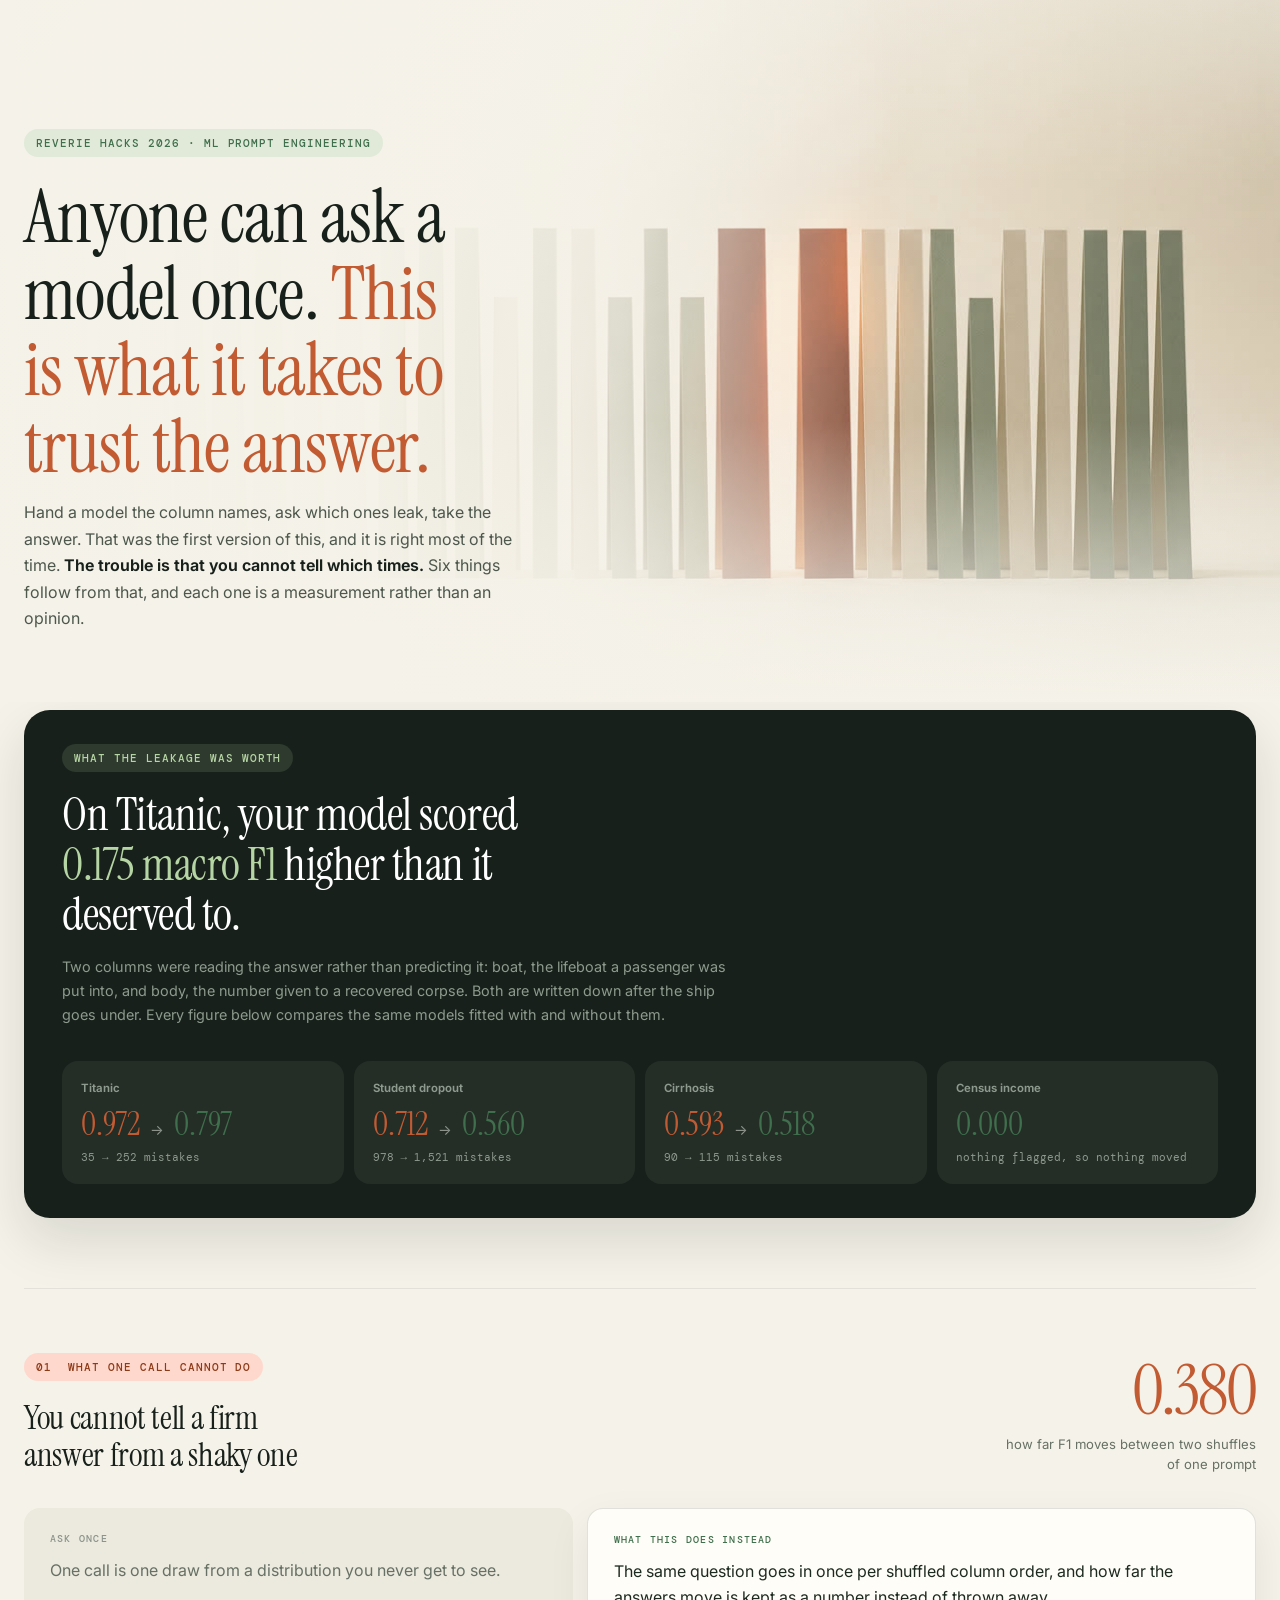
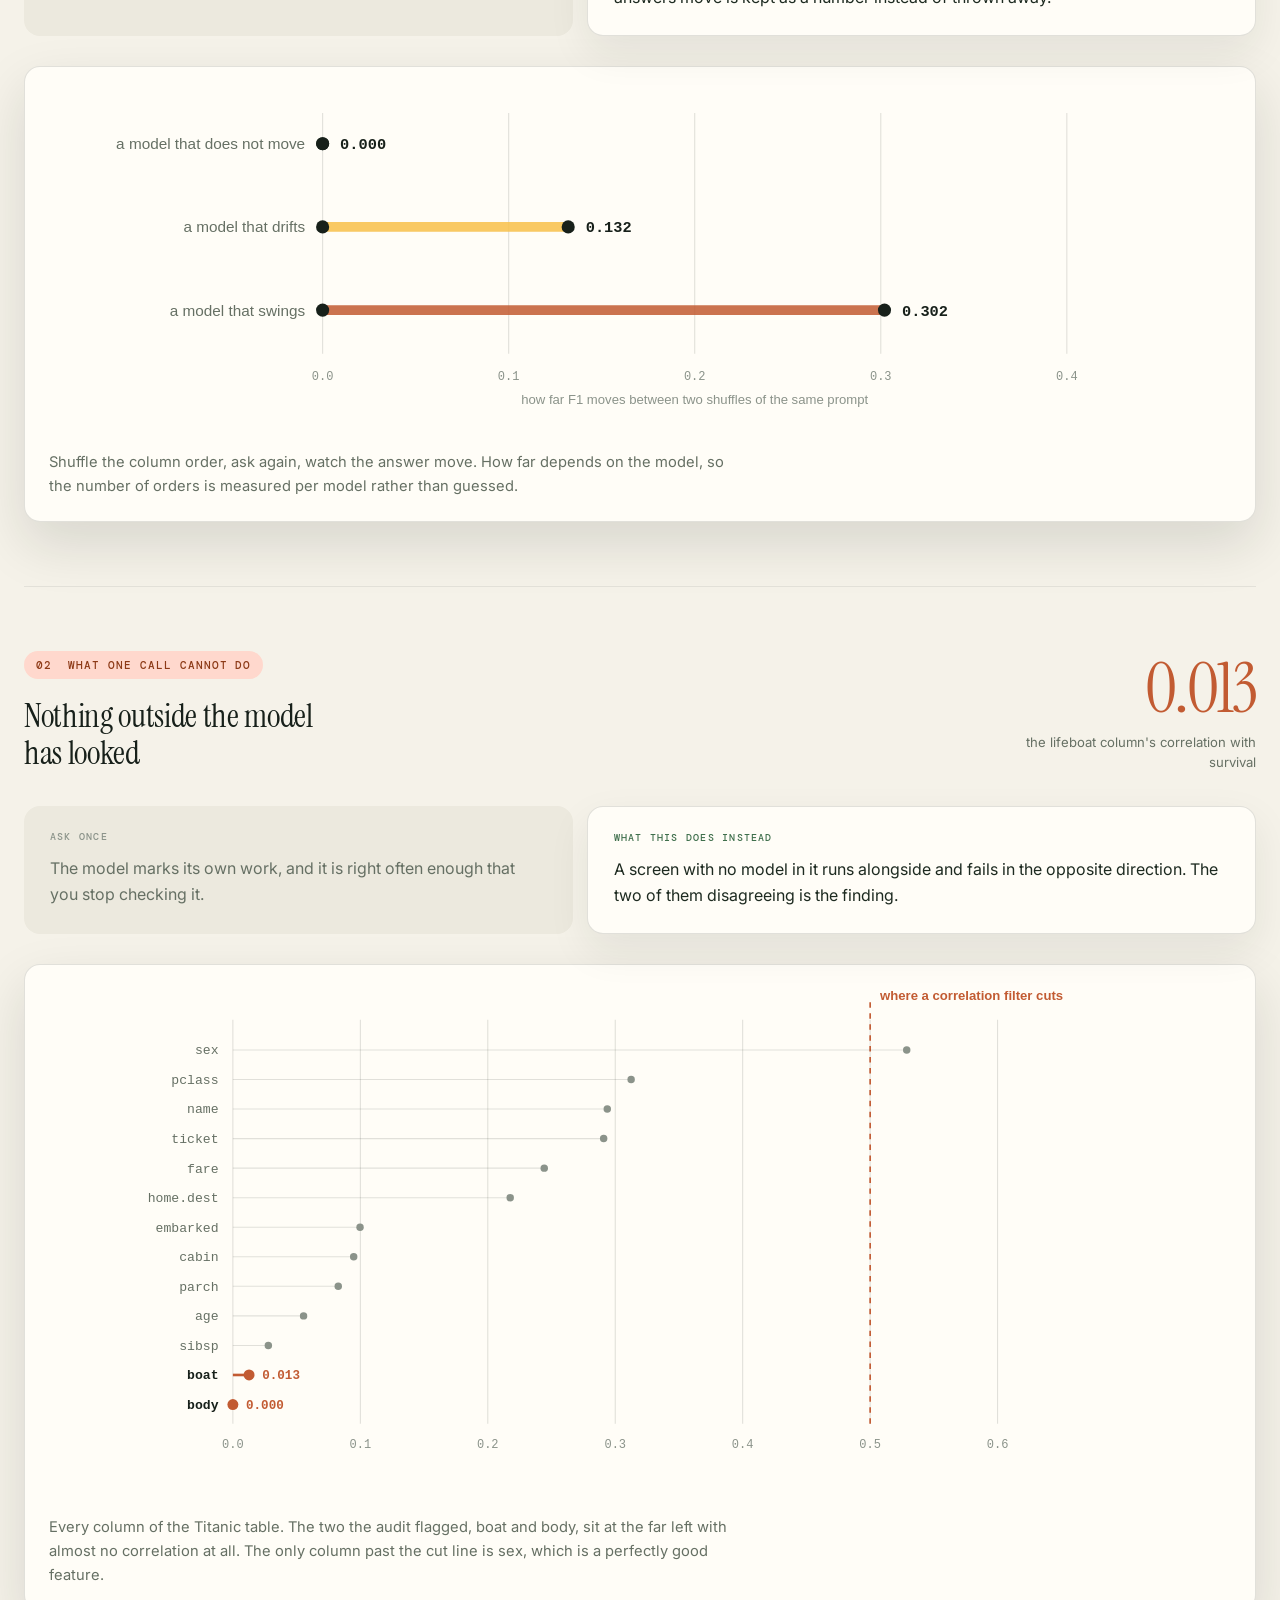
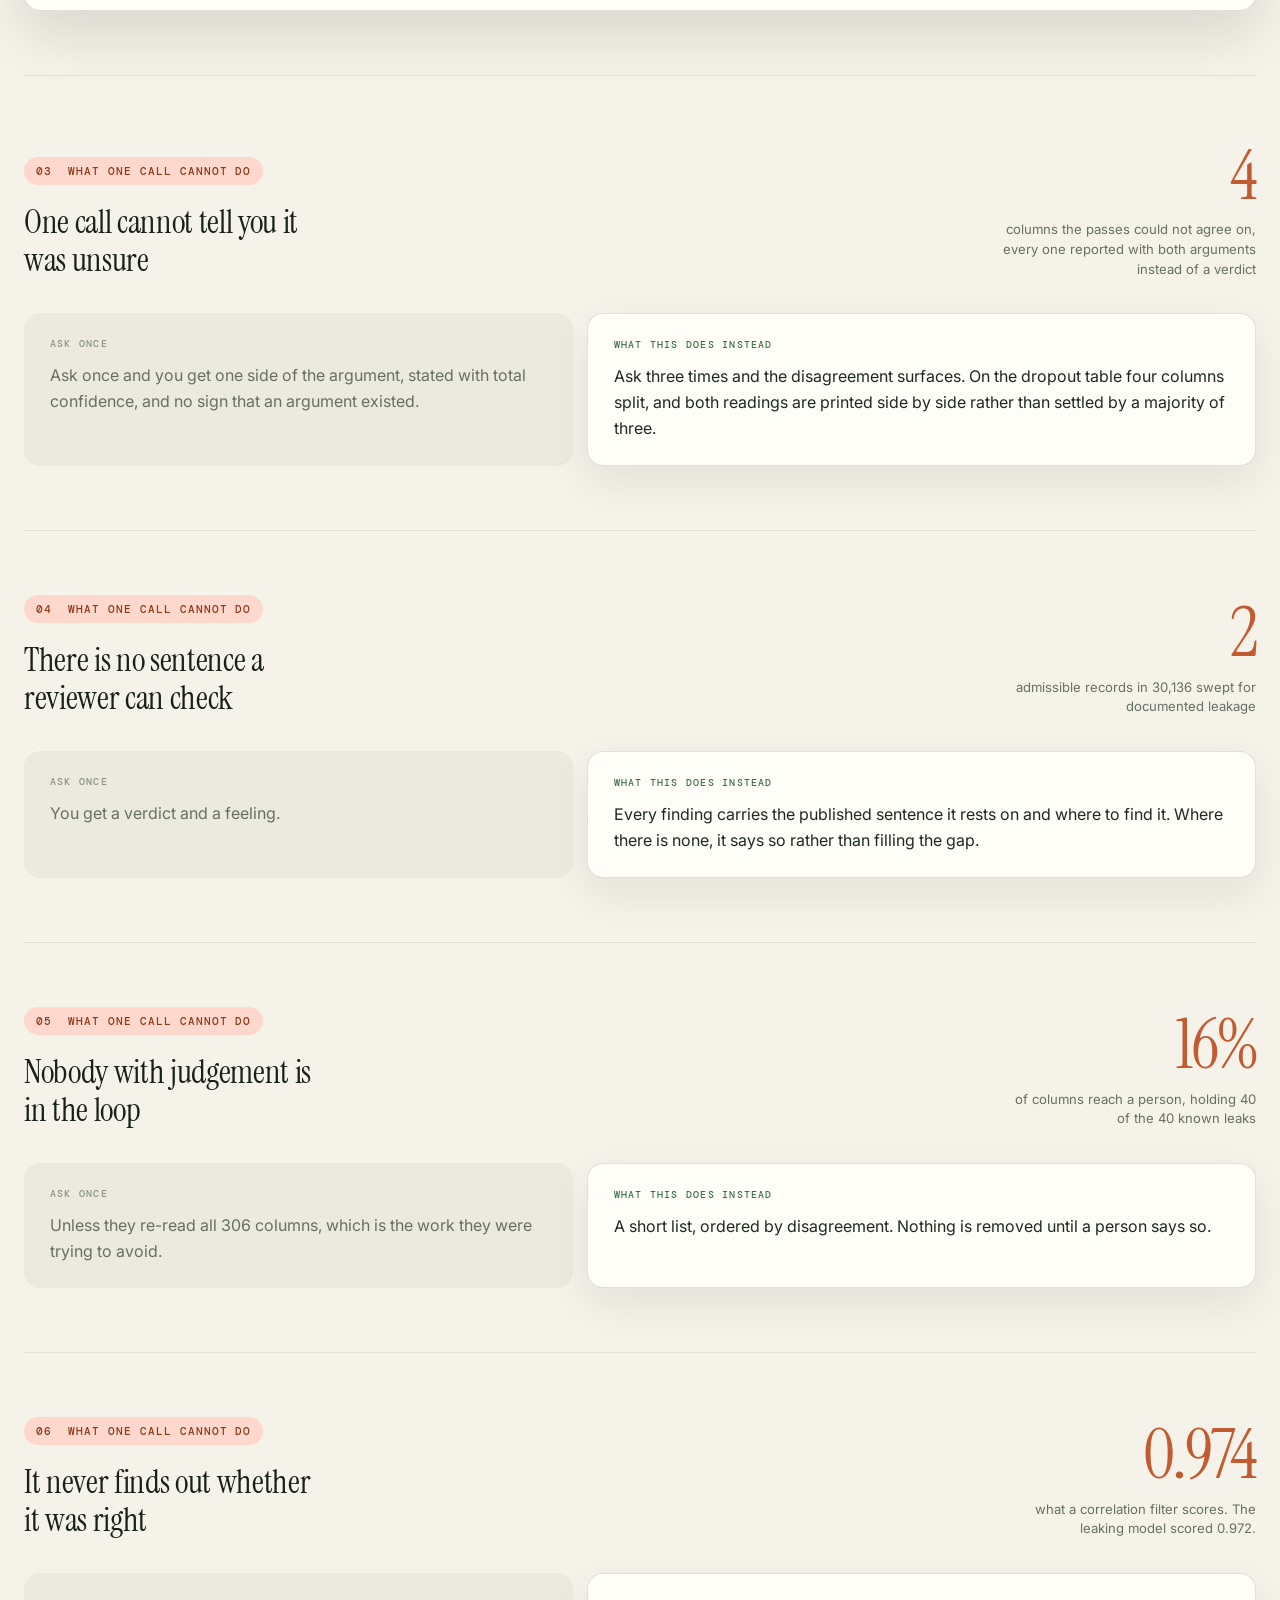
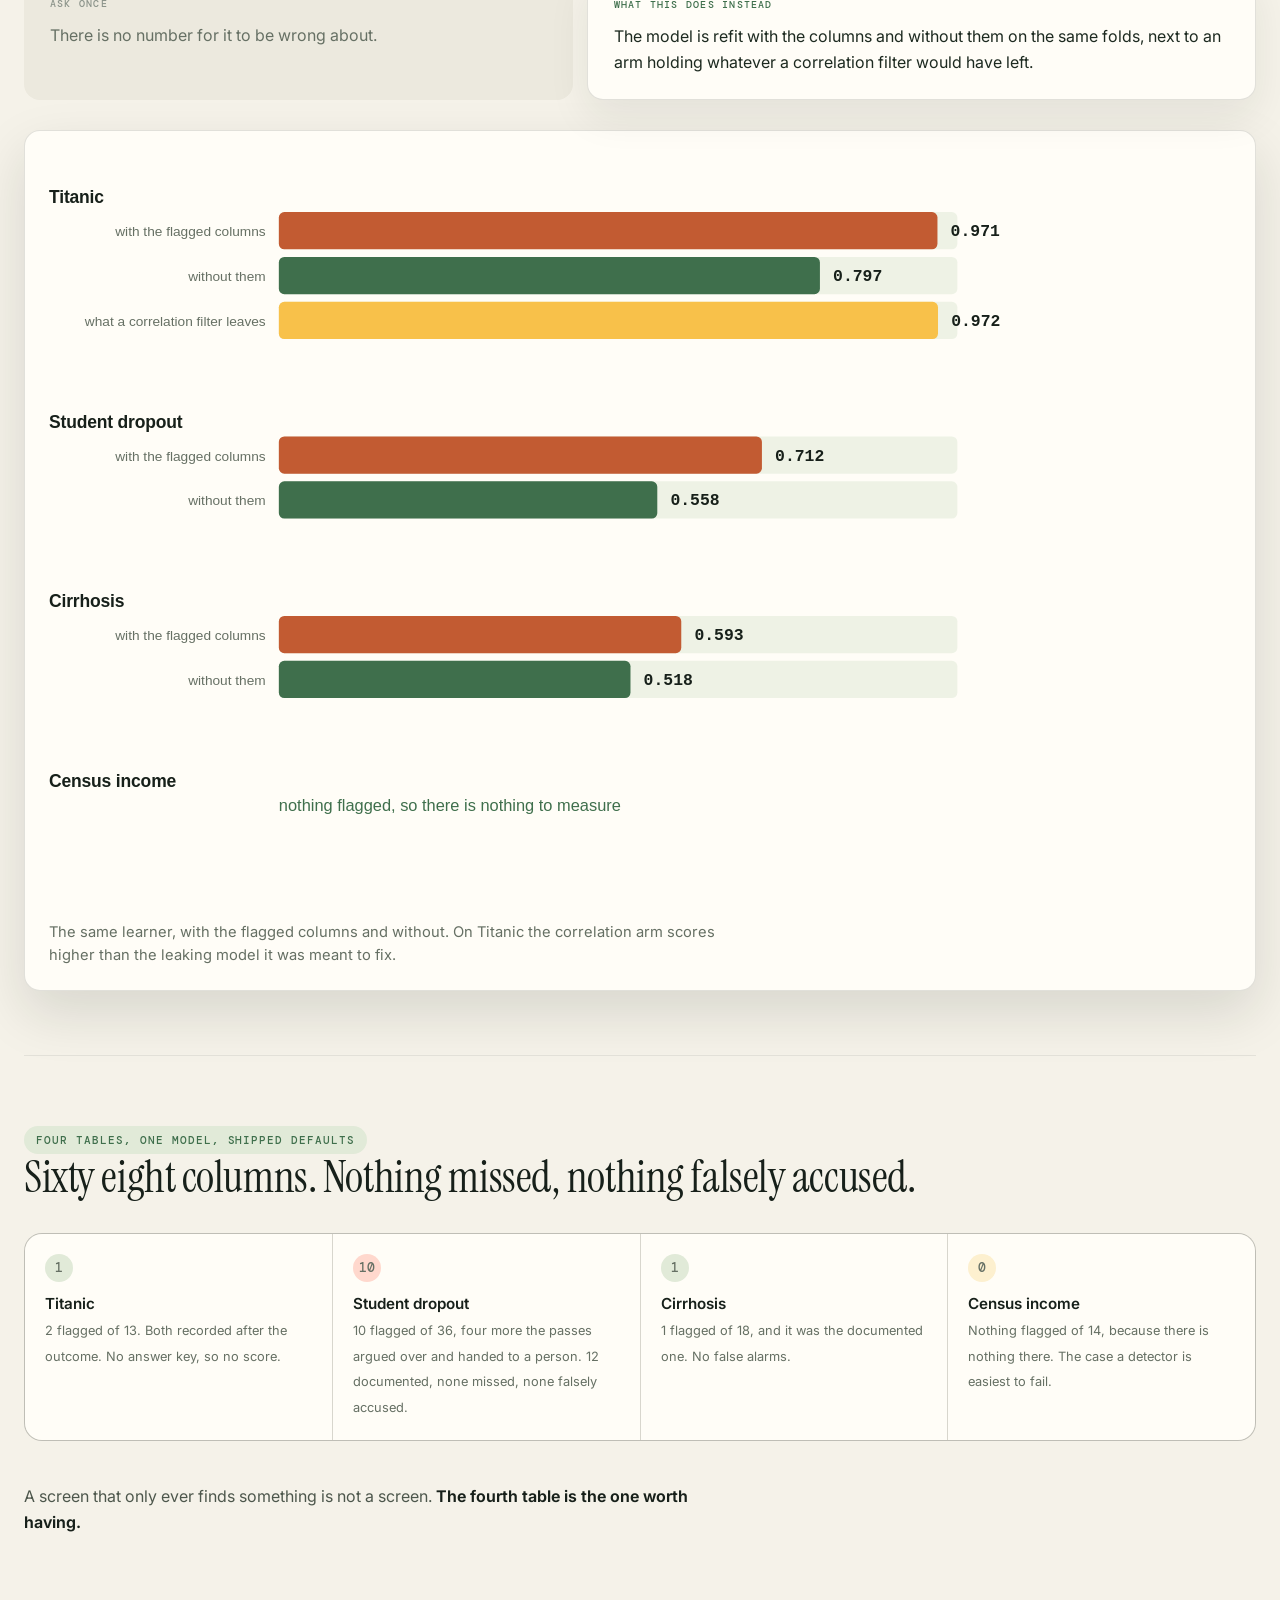
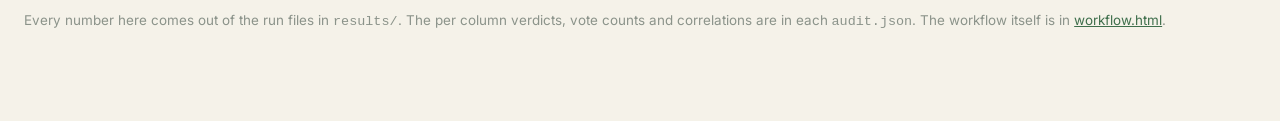
<file: web/static/one-prompt-or-this.html>
<!doctype html><html lang="en"><head><meta charset="utf-8">
<meta name="viewport" content="width=device-width,initial-scale=1">
<title>Anyone can ask a model once</title>
<style>
/* Crucible's own design system, lifted from web/static/style.css so these
   pages and the app read as one thing. Tokens, radii, shadows and the four
   components that carry the app's look: the sage pill, the white panel, the
   ink verdict, and the before/after headline tile. */
@import url('https://fonts.googleapis.com/css2?family=Instrument+Serif:ital@0;1&family=Inter:wght@400;500;600;700&family=DM+Mono:wght@400;500&display=swap');

:root{
  --ink:#17201a; --ink-2:#1d2a20;
  --paper:#f5f2e9; --paper-2:#ece9de; --white:#fffdf7;
  --muted:#667064; --muted-2:#8b938a;
  --line:rgba(23,32,25,.13); --line-2:rgba(23,32,25,.08);
  --lime:#5c9256; --leaf:#3f6f4c; --sage:#b6d5a4; --sage-soft:#e1ead8;
  --coral:#ee8848; --clay:#c25b32; --blush:#ffd8cd; --amber:#f8c14a;
  --serif:"Instrument Serif","Iowan Old Style",Georgia,serif;
  --font:"Inter",ui-sans-serif,system-ui,-apple-system,"Segoe UI",sans-serif;
  --mono:"DM Mono",ui-monospace,SFMono-Regular,Menlo,monospace;
  --radius:16px; --radius-lg:26px;
  --shadow:0 16px 42px rgba(23,32,25,.08);
  --shadow-lift:0 22px 54px rgba(23,32,25,.13);
  --ease:cubic-bezier(.32,.72,0,1);
  --frame:min(1240px,100% - 48px);
}
*{box-sizing:border-box;margin:0;padding:0}
body{background:var(--paper);color:var(--ink);font-family:var(--font);
  font-size:16px;line-height:1.6;-webkit-font-smoothing:antialiased}
.frame{width:var(--frame);margin-inline:auto}

h1,h2,h3{font-family:var(--serif);font-weight:400;letter-spacing:-.01em}
h1{font-size:clamp(2.9rem,6vw,4.6rem);line-height:1.04;max-width:15ch}
h2{font-size:clamp(2rem,3.4vw,3rem);line-height:1.08}
h3{font-size:clamp(1.6rem,2.6vw,2.35rem);line-height:1.14}
.deck{max-width:68ch;margin:14px 0 0;color:#4d574c;font-size:1rem;line-height:1.66}
.deck em{color:var(--ink);font-style:normal;font-weight:650}

.eyebrow{display:inline-flex;padding:7px 12px;color:var(--leaf);
  background:var(--sage-soft);border-radius:999px;font:500 .68rem var(--mono);
  letter-spacing:.09em;text-transform:uppercase}
.eyebrow.light{color:var(--sage);background:rgba(182,213,164,.14)}
.eyebrow.warn{color:#8d3a17;background:var(--blush)}

.panel{padding:22px 24px;background:var(--white);border:1px solid var(--line);
  border-radius:var(--radius);box-shadow:var(--shadow)}
.panel.lift{box-shadow:var(--shadow-lift)}

.verdict{padding:34px 38px;color:#fff;background:var(--ink);
  border-radius:var(--radius-lg);box-shadow:var(--shadow-lift)}
.verdict h2,.verdict h3{color:#fff;margin-top:18px}
.verdict h2 b,.verdict h3 b{font-weight:400;color:var(--sage)}
.verdict p{margin-top:16px;color:#8e9a8d;font-size:.9rem;line-height:1.66;
  max-width:74ch}

.pill{display:inline-flex;padding:5px 10px;border-radius:999px;font-size:.64rem;
  font-weight:700;letter-spacing:.05em;text-transform:uppercase}
.pill.leak{color:#8d3a17;background:var(--blush)}
.pill.clean{color:var(--leaf);background:var(--sage-soft)}
.pill.abstain{color:#8a6a12;background:#fdf0cf}

.headline{display:grid;grid-template-columns:repeat(4,1fr);gap:10px}
.hl{padding:18px 19px;background:var(--paper);border-radius:var(--radius)}
.verdict .hl{background:rgba(255,253,247,.06)}
.hl>span{display:block;color:var(--muted);font-size:.71rem;font-weight:650}
.verdict .hl>span{color:#8e9a8d}
.hl-pair{display:flex;align-items:baseline;gap:10px;margin:11px 0 8px}
.hl-leaked{font-family:var(--serif);font-size:2.05rem;line-height:1;color:var(--clay)}
.hl-arrow{color:var(--muted-2);font-size:.9rem}
.hl-honest{font-family:var(--serif);font-size:2.05rem;line-height:1;color:var(--leaf)}
.hl small{display:block;color:var(--muted);font:.68rem/1.5 var(--mono)}
.verdict .hl small{color:#8e9a8d}

.num{display:grid;width:28px;height:28px;place-items:center;color:var(--lime);
  background:var(--sage-soft);border-radius:50%;font:500 .66rem var(--mono)}
.num.warn{color:var(--clay);background:var(--blush)}
.num.hold{color:#8a6a12;background:#fdf0cf}

.rail{display:grid;gap:1px;background:var(--line);border:1px solid var(--line);
  border-radius:18px;overflow:hidden}
.rail>*{padding:20px;background:var(--white)}
@media(max-width:820px){.headline{grid-template-columns:1fr 1fr}
  .rail{grid-template-columns:1fr!important}}


.hero{position:relative;min-height:78vh;display:flex;align-items:flex-end;
  padding-bottom:70px;overflow:hidden}
.hero img{position:absolute;inset:0;width:100%;height:100%;object-fit:cover;
  object-position:72% 62%}
.hero::after{content:"";position:absolute;inset:0;
  background:linear-gradient(97deg,var(--paper) 0,rgba(245,242,233,.985) 30%,
  rgba(245,242,233,.86) 46%,rgba(245,242,233,.28) 66%,rgba(245,242,233,.16) 100%),
  linear-gradient(180deg,rgba(245,242,233,.5) 0,rgba(245,242,233,0) 26%,
  rgba(245,242,233,0) 60%,var(--paper) 100%)}
.hero .frame{position:relative;z-index:2}
.hero h1{margin-top:22px;max-width:13ch}
.hero h1 em{font-style:normal;color:var(--clay)}
.hero .deck{max-width:52ch}

.worth{padding:8px 0 70px}
.worth .verdict h2{max-width:22ch;font-size:clamp(2rem,3.6vw,3.1rem)}
.worth .headline{margin-top:34px}

.arg{padding:64px 0;border-top:1px solid var(--line-2)}
.arg-head{display:grid;grid-template-columns:1fr 320px;gap:44px;align-items:end}
.arg-head h3{margin-top:18px;max-width:20ch}
.stat{text-align:right}
.stat b{display:block;font:400 4.4rem/1 var(--serif);color:var(--clay);
  letter-spacing:-.03em;margin-bottom:10px}
.stat span{display:block;color:var(--muted);font-size:.82rem;line-height:1.5;
  max-width:32ch;margin-left:auto}
.pair{display:grid;grid-template-columns:1fr 1.22fr;gap:14px;margin-top:34px}
.ask,.does{padding:24px 26px;border-radius:var(--radius)}
.ask{background:var(--paper-2);color:var(--muted)}
.lbl{display:block;font:500 .64rem var(--mono);letter-spacing:.12em;
  text-transform:uppercase;margin-bottom:13px;color:var(--muted-2)}
.does .lbl{color:var(--leaf)}
.does{color:var(--ink-2)}
figure{margin-top:30px;padding:32px 34px 26px}
figcaption{margin-top:22px;color:var(--muted);font-size:.92rem;line-height:1.62;
  max-width:76ch}

.sets{padding:70px 0 20px;border-top:1px solid var(--line-2)}
.sets .rail{grid-template-columns:repeat(4,1fr);margin-top:32px}
.sets .rail b{display:block;font:600 .95rem var(--font);margin:12px 0 4px}
.sets .rail span{color:var(--muted);font-size:.8rem;line-height:1.55}
.close{margin-top:42px}
footer{padding:54px 0 90px;color:var(--muted-2);font-size:.84rem}
footer a{color:var(--leaf)}
@media(max-width:860px){.arg-head{grid-template-columns:1fr}
  .stat{text-align:left}.stat span{margin-left:0}.stat b{font-size:3.2rem}
  .pair{grid-template-columns:1fr}}
</style></head><body>

<div class="hero">
  <img src="[data-uri]" alt="A row of card strips on cream paper, two of them clay red">
  <div class="frame">
    <span class="eyebrow">Reverie Hacks 2026 &middot; ML Prompt Engineering</span>
    <h1>Anyone can ask a model once. <em>This is what it takes to trust the answer.</em></h1>
    <p class="deck">Hand a model the column names, ask which ones leak, take
    the answer. That was the first version of this, and it is right most of the
    time. <em>The trouble is that you cannot tell which times.</em> Six things
    follow from that, and each one is a measurement rather than an opinion.</p>
  </div>
</div>

<div class="frame worth">
  <div class="verdict">
    <span class="eyebrow light">What the leakage was worth</span>
    <h2>On Titanic, your model scored <b>0.175 macro F1</b> higher than it deserved to.</h2>
    <p>Two columns were reading the answer rather than predicting it: boat, the
    lifeboat a passenger was put into, and body, the number given to a
    recovered corpse. Both are written down after the ship goes under. Every
    figure below compares the same models fitted with and without them.</p>
    <div class="headline"><div class="hl"><span>Titanic</span><div class="hl-pair"><span class="hl-leaked">0.972</span><span class="hl-arrow">&rarr;</span><span class="hl-honest">0.797</span></div><small>35 → 252 mistakes</small></div><div class="hl"><span>Student dropout</span><div class="hl-pair"><span class="hl-leaked">0.712</span><span class="hl-arrow">&rarr;</span><span class="hl-honest">0.560</span></div><small>978 → 1,521 mistakes</small></div><div class="hl"><span>Cirrhosis</span><div class="hl-pair"><span class="hl-leaked">0.593</span><span class="hl-arrow">&rarr;</span><span class="hl-honest">0.518</span></div><small>90 → 115 mistakes</small></div><div class="hl"><span>Census income</span><div class="hl-pair"><span class="hl-honest">0.000</span></div><small>nothing flagged, so nothing moved</small></div></div>
  </div>
</div>

<div class="frame">
<section class="arg">
  <div class="arg-head">
    <div><span class="eyebrow warn">01 &nbsp;what one call cannot do</span>
      <h3>You cannot tell a firm answer from a shaky one</h3></div>
    <div class="stat"><b>0.380</b><span>how far F1 moves between two shuffles of one prompt</span></div>
  </div>
  <div class="pair">
    <div class="ask"><span class="lbl">Ask once</span><p>One call is one draw from a distribution you never get to see.</p></div>
    <div class="panel does"><span class="lbl">What this does instead</span><p>The same question goes in once per shuffled column order, and how far the answers move is kept as a number instead of thrown away.</p></div>
  </div>
  <figure class="panel lift"><svg viewBox="0 0 1080 304" width="100%" role="img" aria-label="how far the answer moves when the column order is shuffled"><line x1="250.0" y1="22" x2="250.0" y2="242" stroke="rgba(23,32,25,.13)" stroke-width="1"/><text x="250.0" y="266" font-family="SF Mono,Menlo,monospace" font-size="11" fill="#8b938a" text-anchor="middle">0.0</text><line x1="420.0" y1="22" x2="420.0" y2="242" stroke="rgba(23,32,25,.13)" stroke-width="1"/><text x="420.0" y="266" font-family="SF Mono,Menlo,monospace" font-size="11" fill="#8b938a" text-anchor="middle">0.1</text><line x1="590.0" y1="22" x2="590.0" y2="242" stroke="rgba(23,32,25,.13)" stroke-width="1"/><text x="590.0" y="266" font-family="SF Mono,Menlo,monospace" font-size="11" fill="#8b938a" text-anchor="middle">0.2</text><line x1="760.0" y1="22" x2="760.0" y2="242" stroke="rgba(23,32,25,.13)" stroke-width="1"/><text x="760.0" y="266" font-family="SF Mono,Menlo,monospace" font-size="11" fill="#8b938a" text-anchor="middle">0.3</text><line x1="930.0" y1="22" x2="930.0" y2="242" stroke="rgba(23,32,25,.13)" stroke-width="1"/><text x="930.0" y="266" font-family="SF Mono,Menlo,monospace" font-size="11" fill="#8b938a" text-anchor="middle">0.4</text><text x="234" y="55" font-family="-apple-system,Helvetica Neue,Arial,sans-serif" font-size="14" fill="#667064" text-anchor="end">a model that does not move</text><line x1="250.0" y1="50" x2="250.0" y2="50" stroke="#5c9256" stroke-width="9" stroke-linecap="round" opacity=".85"/><circle cx="250.0" cy="50" r="6" fill="#17201a"/><circle cx="250.0" cy="50" r="6" fill="#17201a"/><text x="266.0" y="55.0" font-family="SF Mono,Menlo,monospace" font-size="14" font-weight="600" fill="#17201a">0.000</text><text x="234" y="131" font-family="-apple-system,Helvetica Neue,Arial,sans-serif" font-size="14" fill="#667064" text-anchor="end">a model that drifts</text><line x1="250.0" y1="126" x2="474.4" y2="126" stroke="#f8c14a" stroke-width="9" stroke-linecap="round" opacity=".85"/><circle cx="250.0" cy="126" r="6" fill="#17201a"/><circle cx="474.4" cy="126" r="6" fill="#17201a"/><text x="490.4" y="131.0" font-family="SF Mono,Menlo,monospace" font-size="14" font-weight="600" fill="#17201a">0.132</text><text x="234" y="207" font-family="-apple-system,Helvetica Neue,Arial,sans-serif" font-size="14" fill="#667064" text-anchor="end">a model that swings</text><line x1="250.0" y1="202" x2="763.4" y2="202" stroke="#c25b32" stroke-width="9" stroke-linecap="round" opacity=".85"/><circle cx="250.0" cy="202" r="6" fill="#17201a"/><circle cx="763.4" cy="202" r="6" fill="#17201a"/><text x="779.4" y="207.0" font-family="SF Mono,Menlo,monospace" font-size="14" font-weight="600" fill="#17201a">0.302</text><text x="590" y="288" font-family="-apple-system,Helvetica Neue,Arial,sans-serif" font-size="12" fill="#8b938a" text-anchor="middle">how far F1 moves between two shuffles of the same prompt</text></svg><figcaption>Shuffle the column order, ask again, watch the answer move. How far depends on the model, so the number of orders is measured per model rather than guessed.</figcaption></figure>
</section>
<section class="arg">
  <div class="arg-head">
    <div><span class="eyebrow warn">02 &nbsp;what one call cannot do</span>
      <h3>Nothing outside the model has looked</h3></div>
    <div class="stat"><b>0.013</b><span>the lifeboat column's correlation with survival</span></div>
  </div>
  <div class="pair">
    <div class="ask"><span class="lbl">Ask once</span><p>The model marks its own work, and it is right often enough that you stop checking it.</p></div>
    <div class="panel does"><span class="lbl">What this does instead</span><p>A screen with no model in it runs alongside and fails in the opposite direction. The two of them disagreeing is the finding.</p></div>
  </div>
  <figure class="panel lift"><svg viewBox="0 0 1080 457" width="100%" role="img" aria-label="every column of TITANIC by its correlation with the target"><line x1="168.0" y1="30" x2="168.0" y2="399" stroke="rgba(23,32,25,.13)" stroke-width="1"/><text x="168.0" y="421" font-family="SF Mono,Menlo,monospace" font-size="11" fill="#8b938a" text-anchor="middle">0.0</text><line x1="284.5" y1="30" x2="284.5" y2="399" stroke="rgba(23,32,25,.13)" stroke-width="1"/><text x="284.5" y="421" font-family="SF Mono,Menlo,monospace" font-size="11" fill="#8b938a" text-anchor="middle">0.1</text><line x1="400.9" y1="30" x2="400.9" y2="399" stroke="rgba(23,32,25,.13)" stroke-width="1"/><text x="400.9" y="421" font-family="SF Mono,Menlo,monospace" font-size="11" fill="#8b938a" text-anchor="middle">0.2</text><line x1="517.4" y1="30" x2="517.4" y2="399" stroke="rgba(23,32,25,.13)" stroke-width="1"/><text x="517.4" y="421" font-family="SF Mono,Menlo,monospace" font-size="11" fill="#8b938a" text-anchor="middle">0.3</text><line x1="633.8" y1="30" x2="633.8" y2="399" stroke="rgba(23,32,25,.13)" stroke-width="1"/><text x="633.8" y="421" font-family="SF Mono,Menlo,monospace" font-size="11" fill="#8b938a" text-anchor="middle">0.4</text><line x1="750.3" y1="30" x2="750.3" y2="399" stroke="rgba(23,32,25,.13)" stroke-width="1"/><text x="750.3" y="421" font-family="SF Mono,Menlo,monospace" font-size="11" fill="#8b938a" text-anchor="middle">0.5</text><line x1="866.7" y1="30" x2="866.7" y2="399" stroke="rgba(23,32,25,.13)" stroke-width="1"/><text x="866.7" y="421" font-family="SF Mono,Menlo,monospace" font-size="11" fill="#8b938a" text-anchor="middle">0.6</text><line x1="750.3" y1="14" x2="750.3" y2="399" stroke="#c25b32" stroke-width="1.5" stroke-dasharray="5 5"/><text x="759.3" y="12" font-family="-apple-system,Helvetica Neue,Arial,sans-serif" font-size="12" font-weight="600" fill="#c25b32">where a correlation filter cuts</text><line x1="168" y1="57.5" x2="783.7" y2="57.5" stroke="rgba(23,32,25,.13)" stroke-width="1"/><text x="155" y="61.5" font-family="SF Mono,Menlo,monospace" font-size="12" fill="#667064" font-weight="400" text-anchor="end">sex</text><circle cx="783.7" cy="57.5" r="3.4" fill="#8b938a"/><line x1="168" y1="84.5" x2="531.9" y2="84.5" stroke="rgba(23,32,25,.13)" stroke-width="1"/><text x="155" y="88.5" font-family="SF Mono,Menlo,monospace" font-size="12" fill="#667064" font-weight="400" text-anchor="end">pclass</text><circle cx="531.9" cy="84.5" r="3.4" fill="#8b938a"/><line x1="168" y1="111.5" x2="510.1" y2="111.5" stroke="rgba(23,32,25,.13)" stroke-width="1"/><text x="155" y="115.5" font-family="SF Mono,Menlo,monospace" font-size="12" fill="#667064" font-weight="400" text-anchor="end">name</text><circle cx="510.1" cy="111.5" r="3.4" fill="#8b938a"/><line x1="168" y1="138.5" x2="506.8" y2="138.5" stroke="rgba(23,32,25,.13)" stroke-width="1"/><text x="155" y="142.5" font-family="SF Mono,Menlo,monospace" font-size="12" fill="#667064" font-weight="400" text-anchor="end">ticket</text><circle cx="506.8" cy="138.5" r="3.4" fill="#8b938a"/><line x1="168" y1="165.5" x2="452.5" y2="165.5" stroke="rgba(23,32,25,.13)" stroke-width="1"/><text x="155" y="169.5" font-family="SF Mono,Menlo,monospace" font-size="12" fill="#667064" font-weight="400" text-anchor="end">fare</text><circle cx="452.5" cy="165.5" r="3.4" fill="#8b938a"/><line x1="168" y1="192.5" x2="421.4" y2="192.5" stroke="rgba(23,32,25,.13)" stroke-width="1"/><text x="155" y="196.5" font-family="SF Mono,Menlo,monospace" font-size="12" fill="#667064" font-weight="400" text-anchor="end">home.dest</text><circle cx="421.4" cy="192.5" r="3.4" fill="#8b938a"/><line x1="168" y1="219.5" x2="284.2" y2="219.5" stroke="rgba(23,32,25,.13)" stroke-width="1"/><text x="155" y="223.5" font-family="SF Mono,Menlo,monospace" font-size="12" fill="#667064" font-weight="400" text-anchor="end">embarked</text><circle cx="284.2" cy="219.5" r="3.4" fill="#8b938a"/><line x1="168" y1="246.5" x2="278.4" y2="246.5" stroke="rgba(23,32,25,.13)" stroke-width="1"/><text x="155" y="250.5" font-family="SF Mono,Menlo,monospace" font-size="12" fill="#667064" font-weight="400" text-anchor="end">cabin</text><circle cx="278.4" cy="246.5" r="3.4" fill="#8b938a"/><line x1="168" y1="273.5" x2="264.3" y2="273.5" stroke="rgba(23,32,25,.13)" stroke-width="1"/><text x="155" y="277.5" font-family="SF Mono,Menlo,monospace" font-size="12" fill="#667064" font-weight="400" text-anchor="end">parch</text><circle cx="264.3" cy="273.5" r="3.4" fill="#8b938a"/><line x1="168" y1="300.5" x2="232.6" y2="300.5" stroke="rgba(23,32,25,.13)" stroke-width="1"/><text x="155" y="304.5" font-family="SF Mono,Menlo,monospace" font-size="12" fill="#667064" font-weight="400" text-anchor="end">age</text><circle cx="232.6" cy="300.5" r="3.4" fill="#8b938a"/><line x1="168" y1="327.5" x2="200.4" y2="327.5" stroke="rgba(23,32,25,.13)" stroke-width="1"/><text x="155" y="331.5" font-family="SF Mono,Menlo,monospace" font-size="12" fill="#667064" font-weight="400" text-anchor="end">sibsp</text><circle cx="200.4" cy="327.5" r="3.4" fill="#8b938a"/><line x1="168" y1="354.5" x2="182.8" y2="354.5" stroke="#c25b32" stroke-width="2.4"/><text x="155" y="358.5" font-family="SF Mono,Menlo,monospace" font-size="12" fill="#17201a" font-weight="600" text-anchor="end">boat</text><circle cx="182.8" cy="354.5" r="5" fill="#c25b32"/><text x="194.8" y="358.5" font-family="SF Mono,Menlo,monospace" font-size="11.5" font-weight="600" fill="#c25b32">0.013</text><line x1="168" y1="381.5" x2="168.0" y2="381.5" stroke="#c25b32" stroke-width="2.4"/><text x="155" y="385.5" font-family="SF Mono,Menlo,monospace" font-size="12" fill="#17201a" font-weight="600" text-anchor="end">body</text><circle cx="168.0" cy="381.5" r="5" fill="#c25b32"/><text x="180.0" y="385.5" font-family="SF Mono,Menlo,monospace" font-size="11.5" font-weight="600" fill="#c25b32">0.000</text></svg><figcaption>Every column of the Titanic table. The two the audit flagged, boat and body, sit at the far left with almost no correlation at all. The only column past the cut line is sex, which is a perfectly good feature.</figcaption></figure>
</section>
<section class="arg">
  <div class="arg-head">
    <div><span class="eyebrow warn">03 &nbsp;what one call cannot do</span>
      <h3>One call cannot tell you it was unsure</h3></div>
    <div class="stat"><b>4</b><span>columns the passes could not agree on, every one reported with both arguments instead of a verdict</span></div>
  </div>
  <div class="pair">
    <div class="ask"><span class="lbl">Ask once</span><p>Ask once and you get one side of the argument, stated with total confidence, and no sign that an argument existed.</p></div>
    <div class="panel does"><span class="lbl">What this does instead</span><p>Ask three times and the disagreement surfaces. On the dropout table four columns split, and both readings are printed side by side rather than settled by a majority of three.</p></div>
  </div>
  
</section>
<section class="arg">
  <div class="arg-head">
    <div><span class="eyebrow warn">04 &nbsp;what one call cannot do</span>
      <h3>There is no sentence a reviewer can check</h3></div>
    <div class="stat"><b>2</b><span>admissible records in 30,136 swept for documented leakage</span></div>
  </div>
  <div class="pair">
    <div class="ask"><span class="lbl">Ask once</span><p>You get a verdict and a feeling.</p></div>
    <div class="panel does"><span class="lbl">What this does instead</span><p>Every finding carries the published sentence it rests on and where to find it. Where there is none, it says so rather than filling the gap.</p></div>
  </div>
  
</section>
<section class="arg">
  <div class="arg-head">
    <div><span class="eyebrow warn">05 &nbsp;what one call cannot do</span>
      <h3>Nobody with judgement is in the loop</h3></div>
    <div class="stat"><b>16%</b><span>of columns reach a person, holding 40 of the 40 known leaks</span></div>
  </div>
  <div class="pair">
    <div class="ask"><span class="lbl">Ask once</span><p>Unless they re-read all 306 columns, which is the work they were trying to avoid.</p></div>
    <div class="panel does"><span class="lbl">What this does instead</span><p>A short list, ordered by disagreement. Nothing is removed until a person says so.</p></div>
  </div>
  
</section>
<section class="arg">
  <div class="arg-head">
    <div><span class="eyebrow warn">06 &nbsp;what one call cannot do</span>
      <h3>It never finds out whether it was right</h3></div>
    <div class="stat"><b>0.974</b><span>what a correlation filter scores. The leaking model scored 0.972.</span></div>
  </div>
  <div class="pair">
    <div class="ask"><span class="lbl">Ask once</span><p>There is no number for it to be wrong about.</p></div>
    <div class="panel does"><span class="lbl">What this does instead</span><p>The model is refit with the columns and without them on the same folds, next to an arm holding whatever a correlation filter would have left.</p></div>
  </div>
  <figure class="panel lift"><svg viewBox="0 0 1080 674" width="100%" role="img" aria-label="macro F1 with and without the flagged columns, four tables"><text x="0" y="46" font-family="-apple-system,Helvetica Neue,Arial,sans-serif" font-size="16" font-weight="600" fill="#17201a" letter-spacing="-.01em">Titanic</text><rect x="210" y="54" width="620" height="34" rx="5" fill="#e1ead8" opacity=".55"/><rect x="210" y="54" width="601.8" height="34" rx="5" fill="#c25b32"/><text x="198" y="76.0" font-family="-apple-system,Helvetica Neue,Arial,sans-serif" font-size="12.5" fill="#667064" text-anchor="end">with the flagged columns</text><text x="823.8" y="76.0" font-family="SF Mono,Menlo,monospace" font-size="15" font-weight="600" fill="#17201a">0.971</text><rect x="210" y="95" width="620" height="34" rx="5" fill="#e1ead8" opacity=".55"/><rect x="210" y="95" width="494.4" height="34" rx="5" fill="#3f6f4c"/><text x="198" y="117.0" font-family="-apple-system,Helvetica Neue,Arial,sans-serif" font-size="12.5" fill="#667064" text-anchor="end">without them</text><text x="716.4" y="117.0" font-family="SF Mono,Menlo,monospace" font-size="15" font-weight="600" fill="#17201a">0.797</text><rect x="210" y="136" width="620" height="34" rx="5" fill="#e1ead8" opacity=".55"/><rect x="210" y="136" width="602.3" height="34" rx="5" fill="#f8c14a"/><text x="198" y="158.0" font-family="-apple-system,Helvetica Neue,Arial,sans-serif" font-size="12.5" fill="#667064" text-anchor="end">what a correlation filter leaves</text><text x="824.3" y="158.0" font-family="SF Mono,Menlo,monospace" font-size="15" font-weight="600" fill="#17201a">0.972</text><text x="0" y="251" font-family="-apple-system,Helvetica Neue,Arial,sans-serif" font-size="16" font-weight="600" fill="#17201a" letter-spacing="-.01em">Student dropout</text><rect x="210" y="259" width="620" height="34" rx="5" fill="#e1ead8" opacity=".55"/><rect x="210" y="259" width="441.4" height="34" rx="5" fill="#c25b32"/><text x="198" y="281.0" font-family="-apple-system,Helvetica Neue,Arial,sans-serif" font-size="12.5" fill="#667064" text-anchor="end">with the flagged columns</text><text x="663.4" y="281.0" font-family="SF Mono,Menlo,monospace" font-size="15" font-weight="600" fill="#17201a">0.712</text><rect x="210" y="300" width="620" height="34" rx="5" fill="#e1ead8" opacity=".55"/><rect x="210" y="300" width="345.8" height="34" rx="5" fill="#3f6f4c"/><text x="198" y="322.0" font-family="-apple-system,Helvetica Neue,Arial,sans-serif" font-size="12.5" fill="#667064" text-anchor="end">without them</text><text x="567.8" y="322.0" font-family="SF Mono,Menlo,monospace" font-size="15" font-weight="600" fill="#17201a">0.558</text><text x="0" y="415" font-family="-apple-system,Helvetica Neue,Arial,sans-serif" font-size="16" font-weight="600" fill="#17201a" letter-spacing="-.01em">Cirrhosis</text><rect x="210" y="423" width="620" height="34" rx="5" fill="#e1ead8" opacity=".55"/><rect x="210" y="423" width="367.7" height="34" rx="5" fill="#c25b32"/><text x="198" y="445.0" font-family="-apple-system,Helvetica Neue,Arial,sans-serif" font-size="12.5" fill="#667064" text-anchor="end">with the flagged columns</text><text x="589.7" y="445.0" font-family="SF Mono,Menlo,monospace" font-size="15" font-weight="600" fill="#17201a">0.593</text><rect x="210" y="464" width="620" height="34" rx="5" fill="#e1ead8" opacity=".55"/><rect x="210" y="464" width="321.3" height="34" rx="5" fill="#3f6f4c"/><text x="198" y="486.0" font-family="-apple-system,Helvetica Neue,Arial,sans-serif" font-size="12.5" fill="#667064" text-anchor="end">without them</text><text x="543.3" y="486.0" font-family="SF Mono,Menlo,monospace" font-size="15" font-weight="600" fill="#17201a">0.518</text><text x="0" y="579" font-family="-apple-system,Helvetica Neue,Arial,sans-serif" font-size="16" font-weight="600" fill="#17201a" letter-spacing="-.01em">Census income</text><text x="210" y="601" font-family="-apple-system,Helvetica Neue,Arial,sans-serif" font-size="15" fill="#3f6f4c">nothing flagged, so there is nothing to measure</text></svg><figcaption>The same learner, with the flagged columns and without. On Titanic the correlation arm scores higher than the leaking model it was meant to fix.</figcaption></figure>
</section>

<section class="sets">
  <span class="eyebrow">Four tables, one model, shipped defaults</span>
  <h2>Sixty eight columns. Nothing missed, nothing falsely accused.</h2>
  <div class="rail">
    <div><span class="num">1</span><b>Titanic</b><span>2 flagged of 13. Both
      recorded after the outcome. No answer key, so no score.</span></div>
    <div><span class="num warn">10</span><b>Student dropout</b><span>10 flagged
      of 36, four more the passes argued over and handed to a person. 12
      documented, none missed, none falsely accused.</span></div>
    <div><span class="num">1</span><b>Cirrhosis</b><span>1 flagged of 18, and
      it was the documented one. No false alarms.</span></div>
    <div><span class="num hold">0</span><b>Census income</b><span>Nothing
      flagged of 14, because there is nothing there. The case a detector is
      easiest to fail.</span></div>
  </div>
  <p class="deck close">A screen that only ever finds something is not a
  screen. <em>The fourth table is the one worth having.</em></p>
</section>

<footer>Every number here comes out of the run files in <code>results/</code>.
The per column verdicts, vote counts and correlations are in each
<code>audit.json</code>. The workflow itself is in
<a href="workflow.html">workflow.html</a>.</footer>
</div></body></html>
</file>
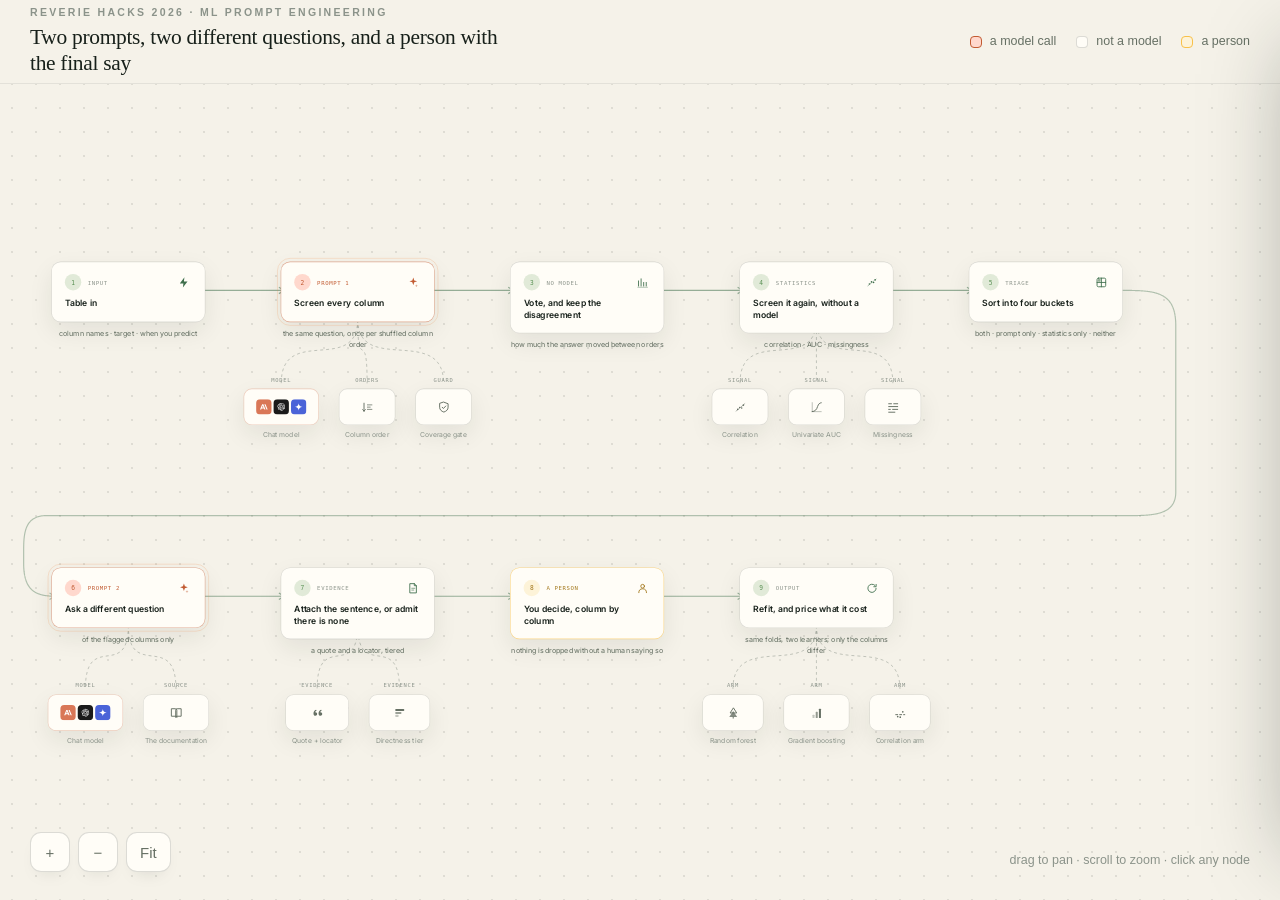
<file: web/static/workflow.html>
<!doctype html>
<html lang="en"><head><meta charset="utf-8">
<meta name="viewport" content="width=device-width,initial-scale=1">
<title>Crucible — the workflow, node by node</title>
<style>
/* Crucible's own design system, lifted from web/static/style.css so these
   pages and the app read as one thing. Tokens, radii, shadows and the four
   components that carry the app's look: the sage pill, the white panel, the
   ink verdict, and the before/after headline tile. */
@import url('https://fonts.googleapis.com/css2?family=Instrument+Serif:ital@0;1&family=Inter:wght@400;500;600;700&family=DM+Mono:wght@400;500&display=swap');

:root{
  --ink:#17201a; --ink-2:#1d2a20;
  --paper:#f5f2e9; --paper-2:#ece9de; --white:#fffdf7;
  --muted:#667064; --muted-2:#8b938a;
  --line:rgba(23,32,25,.13); --line-2:rgba(23,32,25,.08);
  --lime:#5c9256; --leaf:#3f6f4c; --sage:#b6d5a4; --sage-soft:#e1ead8;
  --coral:#ee8848; --clay:#c25b32; --blush:#ffd8cd; --amber:#f8c14a;
  --serif:"Instrument Serif","Iowan Old Style",Georgia,serif;
  --font:"Inter",ui-sans-serif,system-ui,-apple-system,"Segoe UI",sans-serif;
  --mono:"DM Mono",ui-monospace,SFMono-Regular,Menlo,monospace;
  --radius:16px; --radius-lg:26px;
  --shadow:0 16px 42px rgba(23,32,25,.08);
  --shadow-lift:0 22px 54px rgba(23,32,25,.13);
  --ease:cubic-bezier(.32,.72,0,1);
  --frame:min(1240px,100% - 48px);
}
*{box-sizing:border-box;margin:0;padding:0}
body{background:var(--paper);color:var(--ink);font-family:var(--font);
  font-size:16px;line-height:1.6;-webkit-font-smoothing:antialiased}
.frame{width:var(--frame);margin-inline:auto}

h1,h2,h3{font-family:var(--serif);font-weight:400;letter-spacing:-.01em}
h1{font-size:clamp(2.9rem,6vw,4.6rem);line-height:1.04;max-width:15ch}
h2{font-size:clamp(2rem,3.4vw,3rem);line-height:1.08}
h3{font-size:clamp(1.6rem,2.6vw,2.35rem);line-height:1.14}
.deck{max-width:68ch;margin:14px 0 0;color:#4d574c;font-size:1rem;line-height:1.66}
.deck em{color:var(--ink);font-style:normal;font-weight:650}

.eyebrow{display:inline-flex;padding:7px 12px;color:var(--leaf);
  background:var(--sage-soft);border-radius:999px;font:500 .68rem var(--mono);
  letter-spacing:.09em;text-transform:uppercase}
.eyebrow.light{color:var(--sage);background:rgba(182,213,164,.14)}
.eyebrow.warn{color:#8d3a17;background:var(--blush)}

.panel{padding:22px 24px;background:var(--white);border:1px solid var(--line);
  border-radius:var(--radius);box-shadow:var(--shadow)}
.panel.lift{box-shadow:var(--shadow-lift)}

.verdict{padding:34px 38px;color:#fff;background:var(--ink);
  border-radius:var(--radius-lg);box-shadow:var(--shadow-lift)}
.verdict h2,.verdict h3{color:#fff;margin-top:18px}
.verdict h2 b,.verdict h3 b{font-weight:400;color:var(--sage)}
.verdict p{margin-top:16px;color:#8e9a8d;font-size:.9rem;line-height:1.66;
  max-width:74ch}

.pill{display:inline-flex;padding:5px 10px;border-radius:999px;font-size:.64rem;
  font-weight:700;letter-spacing:.05em;text-transform:uppercase}
.pill.leak{color:#8d3a17;background:var(--blush)}
.pill.clean{color:var(--leaf);background:var(--sage-soft)}
.pill.abstain{color:#8a6a12;background:#fdf0cf}

.headline{display:grid;grid-template-columns:repeat(4,1fr);gap:10px}
.hl{padding:18px 19px;background:var(--paper);border-radius:var(--radius)}
.verdict .hl{background:rgba(255,253,247,.06)}
.hl>span{display:block;color:var(--muted);font-size:.71rem;font-weight:650}
.verdict .hl>span{color:#8e9a8d}
.hl-pair{display:flex;align-items:baseline;gap:10px;margin:11px 0 8px}
.hl-leaked{font-family:var(--serif);font-size:2.05rem;line-height:1;color:var(--clay)}
.hl-arrow{color:var(--muted-2);font-size:.9rem}
.hl-honest{font-family:var(--serif);font-size:2.05rem;line-height:1;color:var(--leaf)}
.hl small{display:block;color:var(--muted);font:.68rem/1.5 var(--mono)}
.verdict .hl small{color:#8e9a8d}

.num{display:grid;width:28px;height:28px;place-items:center;color:var(--lime);
  background:var(--sage-soft);border-radius:50%;font:500 .66rem var(--mono)}
.num.warn{color:var(--clay);background:var(--blush)}
.num.hold{color:#8a6a12;background:#fdf0cf}

.rail{display:grid;gap:1px;background:var(--line);border:1px solid var(--line);
  border-radius:18px;overflow:hidden}
.rail>*{padding:20px;background:var(--white)}
@media(max-width:820px){.headline{grid-template-columns:1fr 1fr}
  .rail{grid-template-columns:1fr!important}}


:root{
  --paper:#f5f2e9;--paper2:#ece9de;--white:#fffdf7;
  --ink:#17201a;--ink2:#1d2a20;--muted:#667064;--muted-2:#8b938a;
  --line:rgba(23,32,25,.15);--line2:rgba(23,32,25,.07);
  --lime:#5c9256;--leaf:#3f6f4c;--sage:#b6d5a4;--sage-soft:#e1ead8;
  --coral:#ee8848;--clay:#c25b32;--blush:#ffd8cd;--amber:#f8c14a;
  --serif:"Iowan Old Style",Georgia,serif;
  --sans:-apple-system,"Helvetica Neue",Arial,sans-serif;
  --mono:"SF Mono",Menlo,monospace;
}
*{box-sizing:border-box;margin:0;padding:0}
html,body{height:100%;overflow:hidden}
body{background:var(--paper);color:var(--ink);font-family:var(--sans)}

header{position:fixed;top:0;left:0;right:0;min-height:84px;padding-block:14px;z-index:30;display:flex;
  align-items:center;gap:30px;padding:0 30px;background:var(--paper);
  border-bottom:1px solid var(--line-2)}
header>div:first-child{min-width:0}
.kicker{font:600 10.5px/1 var(--sans);letter-spacing:.22em;color:var(--muted-2);
  text-transform:uppercase;margin-bottom:8px}
header h1{font:400 1.34rem/1.18 var(--serif);letter-spacing:-.014em;
  max-width:46ch}
.legend{margin-left:auto;display:flex;gap:20px;font-size:.78rem;
  color:var(--muted);flex:0 0 auto}
.key{display:flex;align-items:center;gap:8px;white-space:nowrap}
.key i{width:12px;height:12px;border-radius:4px;display:block;border:1.6px solid}
.k1 i{border-color:var(--clay);background:var(--blush)}
.k2 i{border-color:var(--line);background:var(--white)}
.k3 i{border-color:var(--amber);background:#fdf3d8}

#stage{position:absolute;inset:0;cursor:grab;
  background-image:radial-gradient(circle,rgba(23,32,25,.10) 1.1px,transparent 1.1px);
  background-size:24px 24px}
#stage.drag{cursor:grabbing}
#world{position:absolute;top:0;left:0;transform-origin:0 0}
svg.wires{position:absolute;top:0;left:0;overflow:visible;pointer-events:none}

.node{position:absolute;width:262px;transform:translate(-50%,0);cursor:pointer;
  -webkit-user-select:none;user-select:none}
.card{position:relative;padding:20px 22px;background:var(--white);
  border:1px solid var(--line);border-radius:var(--radius);
  box-shadow:var(--shadow);transition:transform .18s var(--ease),box-shadow .18s}
.node:hover .card{transform:translateY(-3px);box-shadow:var(--shadow-lift)}
.node.on .card{border-color:var(--ink);
  box-shadow:0 0 0 3px rgba(23,32,25,.09),var(--shadow-lift)}
.crown{display:flex;align-items:center;gap:11px;margin-bottom:13px}
.dot{display:grid;width:28px;height:28px;place-items:center;flex:0 0 28px;
  color:var(--lime);background:var(--sage-soft);border-radius:50%;
  font:500 .66rem var(--mono)}
.ico{width:28px;height:28px;display:grid;place-items:center;color:var(--leaf);
  margin-left:auto}
.ico svg{width:21px;height:21px}
.tag{font:500 .6rem var(--mono);color:var(--muted-2);letter-spacing:.11em;
  text-transform:uppercase}
.ttl{font:600 .92rem/1.34 var(--font);letter-spacing:-.004em;color:var(--ink)}
.label{margin-top:11px;text-align:center;font:.76rem/1.5 var(--font);
  color:var(--muted)}

.node.llm .card{border-color:rgba(194,91,50,.5)}
.node.llm .dot{color:var(--clay);background:var(--blush)}
.node.llm .ico{color:var(--clay)}
.node.llm .tag{color:var(--clay)}
.node.llm .card::after{content:"";position:absolute;inset:-7px;
  border-radius:22px;border:1px solid var(--coral);opacity:.34;
  pointer-events:none}
.node.human .card{border-color:rgba(248,193,74,.62)}
.node.human .dot{color:#a3781c;background:#fdf3d8}
.node.human .ico,.node.human .tag{color:#a3781c}

.sub{position:absolute;transform:translate(-50%,0);-webkit-user-select:none;
  user-select:none}
.chip{height:62px;border-radius:14px;background:var(--white);
  border:1px solid var(--line);display:flex;align-items:center;
  justify-content:center;gap:9px;color:var(--muted);box-shadow:var(--shadow)}
.chip svg{width:23px;height:23px}
.chip.vendor{background:var(--white);border-color:rgba(194,91,50,.3)}
.cap{margin-top:9px;text-align:center;font:.72rem/1.4 var(--font);
  color:var(--muted-2)}
.port{position:absolute;top:-20px;left:50%;transform:translateX(-50%);
  font:500 .58rem/1 var(--mono);color:var(--muted-2);letter-spacing:.13em;
  text-transform:uppercase;white-space:nowrap}

aside{position:fixed;top:0;right:0;width:456px;height:100%;z-index:40;
  background:var(--white);border-left:1px solid var(--line);
  box-shadow:-34px 0 80px -46px rgba(23,32,25,.34);
  transform:translateX(100%);transition:transform .32s cubic-bezier(.32,.72,0,1);
  display:flex;flex-direction:column}
aside.open{transform:none}
.top{padding:36px 36px 24px;border-bottom:1px solid var(--line2)}
.pane{padding:26px 36px 44px;overflow-y:auto}
aside h2{font:400 31px/1.15 var(--serif);letter-spacing:-.016em;margin-top:13px}
.pill{display:inline-block;font:600 10px/1 var(--mono);letter-spacing:.14em;
  padding:7px 12px;border-radius:20px}
aside h3{font:600 10px/1 var(--sans);letter-spacing:.2em;text-transform:uppercase;
  color:var(--muted-2);margin:28px 0 11px}
aside p{font:400 15.5px/1.64 var(--sans);color:var(--ink2)}
.ev{font:400 12.8px/1.62 var(--mono);color:var(--leaf);background:var(--sage-soft);
  border-radius:11px;padding:14px 16px;margin-top:8px}
.x{position:absolute;top:28px;right:28px;width:32px;height:32px;border:0;
  background:var(--paper2);border-radius:50%;cursor:pointer;font-size:17px;
  color:var(--muted)}
.x:hover{background:var(--line2)}

.tools{position:fixed;left:30px;bottom:28px;z-index:30;display:flex;gap:8px}
.tools button{height:40px;min-width:40px;border-radius:11px;
  border:1px solid var(--line);background:var(--white);cursor:pointer;
  font-size:15px;color:var(--muted);padding:0 13px;
  box-shadow:0 8px 20px -14px rgba(23,32,25,.4)}
.tools button:hover{background:var(--paper2);color:var(--ink)}
.hint{position:fixed;right:30px;bottom:30px;z-index:20;font-size:12.5px;
  color:var(--muted-2)}
@media(max-width:900px){aside{width:100%}.hint{display:none}}
</style></head><body>

<header>
  <div><div class="kicker">Reverie Hacks 2026 · ML Prompt Engineering</div>
    <h1>Two prompts, two different questions, and a person with the final say</h1></div>
  <div class="legend">
    <span class="key k1"><i></i>a model call</span>
    <span class="key k2"><i></i>not a model</span>
    <span class="key k3"><i></i>a person</span>
  </div>
</header>

<div id="stage"><div id="world"><svg class="wires" id="wires"></svg></div></div>

<aside id="panel">
  <button class="x" onclick="shut()">&times;</button>
  <div class="top"><span class="pill" id="p-pill"></span><h2 id="p-title"></h2></div>
  <div class="pane">
    <h3>What it does</h3><p id="p-what"></p>
    <h3>Why it is here</h3><p id="p-why"></p>
    <h3>Measured</h3><div class="ev" id="p-ev"></div>
  </div>
</aside>

<div class="tools">
  <button onclick="zoom(1.18)">+</button><button onclick="zoom(.85)">&minus;</button>
  <button onclick="fit()">Fit</button>
</div>
<div class="hint">drag to pan · scroll to zoom · click any node</div>

<script>
const NODES = [{"id": "input", "n": 1, "row": 0, "col": 0, "kind": "trigger", "g": "input", "tag": "INPUT", "title": "Table in", "cap": "column names \u00b7 target \u00b7 when you predict", "kids": [], "what": "The three things every verdict is a claim about: the column names, the target, and one plain sentence saying when the prediction is made \u2014 \u201cat loan approval, before any repayment\u201d.", "why": "Leakage is not a property of a column on its own. It is a property of the triple (column, target, prediction point). Remove the third term and the question is not merely harder, it is ill-posed.", "ev": "the prediction point is the only input the tool cannot infer for you", "x": 200, "y": 120, "sy": 336, "glyph": "<path d=\"M13 2 4 14h7l-1 8 9-12h-7l1-8Z\" fill=\"currentColor\" stroke=\"none\"/>"}, {"id": "p1", "n": 2, "row": 0, "col": 1, "kind": "llm", "g": "prompt", "tag": "PROMPT 1", "title": "Screen every column", "cap": "the same question, once per shuffled column order", "kids": [{"port": "Model", "name": "Chat model", "glyph": "", "w": 128, "vendor": true}, {"port": "Orders", "name": "Column order", "glyph": "<path d=\"M6 5v14M6 19l-2.4-2.6M6 19l2.4-2.6\" fill=\"none\" stroke-linecap=\"round\" stroke-linejoin=\"round\" stroke-width=\"1.7\" stroke=\"currentColor\"/><path d=\"M12 8h8M12 12h5M12 16h8\" fill=\"none\" stroke-linecap=\"round\" stroke-linejoin=\"round\" stroke-width=\"1.7\" stroke=\"currentColor\" opacity=\".8\"/>", "w": 96, "vendor": false}, {"port": "Guard", "name": "Coverage gate", "glyph": "<path d=\"M12 3.2 19.5 6v6.2c0 4.4-3 7-7.5 8.6-4.5-1.6-7.5-4.2-7.5-8.6V6Z\" fill=\"none\" stroke-linecap=\"round\" stroke-linejoin=\"round\" stroke-width=\"1.7\" stroke=\"currentColor\"/><path d=\"M9 12.2l2.2 2.2L15.4 10\" fill=\"none\" stroke-linecap=\"round\" stroke-linejoin=\"round\" stroke-width=\"1.7\" stroke=\"currentColor\"/>", "w": 96, "vendor": false}], "what": "One prompt over the whole table. Every column comes back AVAILABLE, UNAVAILABLE or ABSTAIN with a one-line reason. The same prompt is then re-issued with the columns in a different order.", "why": "The prompt carries the derivation clause: a column can be unavailable because it records why the outcome was assigned, even when it was recorded first. Naming that second criterion is the whole intervention \u2014 everything else here exists to check it.", "ev": "that one clause lifts mean REASON recall from 61% to 86%, across sixteen models from nine laboratories", "x": 590, "y": 120, "sy": 336, "glyph": "<path d=\"M12 2.5 13.9 8 19.5 9.9 13.9 11.8 12 17.3 10.1 11.8 4.5 9.9 10.1 8Z\" fill=\"currentColor\" stroke=\"none\"/><path d=\"M18 15.5l.8 2.2 2.2.8-2.2.8-.8 2.2-.8-2.2-2.2-.8 2.2-.8Z\" fill=\"currentColor\" stroke=\"none\" opacity=\".55\"/>"}, {"id": "vote", "n": 3, "row": 0, "col": 2, "kind": "plain", "g": "vote", "tag": "NO MODEL", "title": "Vote, and keep the disagreement", "cap": "how much the answer moved between orders", "kids": [], "what": "Majority across the orders \u2014 and the spread between them kept as a number instead of thrown away.", "why": "Shuffling the column order alone moves F1 by as much as 0.380 between two runs of the same prompt. That is a property of the model, not the task: one model answers identically every time, another swings by 0.302. So the number of orders is measured per model \u2014 one when it does not vary, three when it does \u2014 rather than picked in advance.", "ev": "spread between orders, three models:  0.000 \u00b7 0.132 \u00b7 0.302", "x": 980, "y": 120, "sy": 336, "glyph": "<path d=\"M4 19V9m5 10V5m5 14v-7m5 7V12\" fill=\"none\" stroke-linecap=\"round\" stroke-linejoin=\"round\" stroke-width=\"1.7\" stroke=\"currentColor\"/><path d=\"M2.6 21.4h18.8\" fill=\"none\" stroke-linecap=\"round\" stroke-linejoin=\"round\" stroke-width=\"1.7\" stroke=\"currentColor\" opacity=\".45\"/>"}, {"id": "stats", "n": 4, "row": 0, "col": 3, "kind": "plain", "g": "stats", "tag": "STATISTICS", "title": "Screen it again, without a model", "cap": "correlation \u00b7 AUC \u00b7 missingness", "kids": [{"port": "Signal", "name": "Correlation", "glyph": "<circle cx=\"7.5\" cy=\"16\" r=\"1.4\" fill=\"currentColor\" stroke=\"none\"/><circle cx=\"11\" cy=\"12.5\" r=\"1.4\" fill=\"currentColor\" stroke=\"none\"/><circle cx=\"14.5\" cy=\"13.5\" r=\"1.4\" fill=\"currentColor\" stroke=\"none\"/><circle cx=\"17.5\" cy=\"8.5\" r=\"1.4\" fill=\"currentColor\" stroke=\"none\"/><path d=\"M4.5 19 20 6\" fill=\"none\" stroke-linecap=\"round\" stroke-linejoin=\"round\" stroke-width=\"1.7\" stroke=\"currentColor\" opacity=\".55\"/>", "w": 96, "vendor": false}, {"port": "Signal", "name": "Univariate AUC", "glyph": "<path d=\"M4 20C9 20 12 16 13.5 11 15 6.5 17 4.5 20 4.2\" fill=\"none\" stroke-linecap=\"round\" stroke-linejoin=\"round\" stroke-width=\"1.7\" stroke=\"currentColor\"/><path d=\"M4 20h16M4 20V4\" fill=\"none\" stroke-linecap=\"round\" stroke-linejoin=\"round\" stroke-width=\"1.7\" stroke=\"currentColor\" opacity=\".45\"/>", "w": 96, "vendor": false}, {"port": "Signal", "name": "Missingness", "glyph": "<path d=\"M4 6h5M13 6h7M4 11h16M4 16h3M11 16h9M4 21h11\" fill=\"none\" stroke-linecap=\"round\" stroke-linejoin=\"round\" stroke-width=\"1.7\" stroke=\"currentColor\" stroke-dasharray=\"0 0\"/>", "w": 96, "vendor": false}], "what": "A second screen that never sees a language model: correlation with the target, univariate AUC, and missingness asymmetry.", "why": "It is here because it is worse, and worse in the opposite direction. On Titanic it misses both real leaks and fires on sex, a perfectly good feature. Two screens that fail differently make their disagreement the useful signal.", "ev": "F1 0.905 for the prompt against 0.630 for this screen, with its threshold swept on the answers in hindsight", "x": 1370, "y": 120, "sy": 336, "glyph": "<circle cx=\"7\" cy=\"15\" r=\"1.6\" fill=\"currentColor\" stroke=\"none\"/><circle cx=\"11\" cy=\"11\" r=\"1.6\" fill=\"currentColor\" stroke=\"none\"/><circle cx=\"15\" cy=\"12\" r=\"1.6\" fill=\"currentColor\" stroke=\"none\"/><circle cx=\"18\" cy=\"7\" r=\"1.6\" fill=\"currentColor\" stroke=\"none\"/><path d=\"M4 18.5 20 5.5\" fill=\"none\" stroke-linecap=\"round\" stroke-linejoin=\"round\" stroke-width=\"1.7\" stroke=\"currentColor\" opacity=\".5\" stroke-dasharray=\"3 3\"/>"}, {"id": "triage", "n": 5, "row": 0, "col": 4, "kind": "plain", "g": "triage", "tag": "TRIAGE", "title": "Sort into four buckets", "cap": "both \u00b7 prompt only \u00b7 statistics only \u00b7 neither", "kids": [], "what": "Every column lands in one of four cells by which screens flagged it. The two cells where the screens disagree are read first.", "why": "Nobody reviews 306 columns. Triage hands over a short ordered list instead, ordered by disagreement rather than by confidence, because confidence is the thing a single call cannot report honestly.", "ev": "48 of 306 columns \u2014 16% \u2014 and that 16% holds every documented leak, 40 of 40", "x": 1760, "y": 120, "sy": 336, "glyph": "<rect x=\"3.6\" y=\"3.6\" width=\"16.8\" height=\"16.8\" rx=\"2.6\" fill=\"none\" stroke-linecap=\"round\" stroke-linejoin=\"round\" stroke-width=\"1.7\" stroke=\"currentColor\"/><path d=\"M12 3.6v16.8M3.6 12h16.8\" fill=\"none\" stroke-linecap=\"round\" stroke-linejoin=\"round\" stroke-width=\"1.7\" stroke=\"currentColor\"/><rect x=\"5.4\" y=\"5.4\" width=\"5\" height=\"5\" rx=\"1\" fill=\"currentColor\" stroke=\"none\" opacity=\".55\"/>"}, {"id": "p2", "n": 6, "row": 1, "col": 0, "kind": "llm", "g": "prompt", "tag": "PROMPT 2", "title": "Ask a different question", "cap": "of the flagged columns only", "kids": [{"port": "Model", "name": "Chat model", "glyph": "", "w": 128, "vendor": true}, {"port": "Source", "name": "The documentation", "glyph": "<path d=\"M4 4.5h6.4A2.6 2.6 0 0 1 13 7.1V20a2.2 2.2 0 0 0-2.2-2.2H4Z\" fill=\"none\" stroke-linecap=\"round\" stroke-linejoin=\"round\" stroke-width=\"1.7\" stroke=\"currentColor\"/><path d=\"M20 4.5h-6.4A2.6 2.6 0 0 0 11 7.1V20a2.2 2.2 0 0 1 2.2-2.2H20Z\" fill=\"none\" stroke-linecap=\"round\" stroke-linejoin=\"round\" stroke-width=\"1.7\" stroke=\"currentColor\"/>", "w": 112, "vendor": false}], "what": "A second, differently shaped prompt, put only to the columns the first one flagged: does the dataset's own documentation fix this value at or before the prediction point?", "why": "This is the answer to \u201cwhy not one prompt?\u201d. A single call that holds both questions resolves its own contradiction internally and reports one confident answer. Two prompts asking different questions of different sources can disagree out loud \u2014 and the disagreement is published as CONTESTED rather than settled.", "ev": "on the dropout table this fired on \u201cCurricular units 1st sem (enrolled)\u201d \u2014 raised, and deliberately not decided", "x": 200, "y": 640, "sy": 856, "glyph": "<path d=\"M12 2.5 13.9 8 19.5 9.9 13.9 11.8 12 17.3 10.1 11.8 4.5 9.9 10.1 8Z\" fill=\"currentColor\" stroke=\"none\"/><path d=\"M18 15.5l.8 2.2 2.2.8-2.2.8-.8 2.2-.8-2.2-2.2-.8 2.2-.8Z\" fill=\"currentColor\" stroke=\"none\" opacity=\".55\"/>"}, {"id": "docs", "n": 7, "row": 1, "col": 1, "kind": "plain", "g": "docs", "tag": "EVIDENCE", "title": "Attach the sentence, or admit there is none", "cap": "a quote and a locator, tiered", "kids": [{"port": "Evidence", "name": "Quote + locator", "glyph": "<path d=\"M9.5 6.5C6.6 7.6 5 10 5 12.9c0 2.5 1.4 4.1 3.4 4.1 1.8 0 3.1-1.3 3.1-3.1 0-1.7-1.2-3-2.8-3-.3 0-.6 0-.8.1.3-1.5 1.4-2.7 3-3.4Zm9 0C15.6 7.6 14 10 14 12.9c0 2.5 1.4 4.1 3.4 4.1 1.8 0 3.1-1.3 3.1-3.1 0-1.7-1.2-3-2.8-3-.3 0-.6 0-.8.1.3-1.5 1.4-2.7 3-3.4Z\" fill=\"currentColor\" stroke=\"none\"/>", "w": 108, "vendor": false}, {"port": "Evidence", "name": "Directness tier", "glyph": "<rect x=\"4\" y=\"5\" width=\"16\" height=\"3.6\" rx=\"1.2\" fill=\"currentColor\" stroke=\"none\"/><rect x=\"4\" y=\"10.2\" width=\"11\" height=\"3.6\" rx=\"1.2\" fill=\"currentColor\" stroke=\"none\" opacity=\".65\"/><rect x=\"4\" y=\"15.4\" width=\"6\" height=\"3.6\" rx=\"1.2\" fill=\"currentColor\" stroke=\"none\" opacity=\".38\"/>", "w": 104, "vendor": false}], "what": "Each verdict carries the published sentence it rests on and where to find it, tiered by how directly the source says it. Where there is no sentence, the report says so rather than filling the gap.", "why": "A verdict with a published sentence behind it is a finding. One without it is an opinion. Both are reported, in different tiers, and never merged into a single number.", "ev": "four repositories swept for documented leakage: 8,693 + 605 + 14,420 + 6,418 records, 2 admissible", "x": 590, "y": 640, "sy": 856, "glyph": "<path d=\"M6 3h8l4 4v14H6Z\" fill=\"none\" stroke-linecap=\"round\" stroke-linejoin=\"round\" stroke-width=\"1.7\" stroke=\"currentColor\"/><path d=\"M14 3v4h4\" fill=\"none\" stroke-linecap=\"round\" stroke-linejoin=\"round\" stroke-width=\"1.7\" stroke=\"currentColor\"/><path d=\"M9 12h6M9 15.5h4\" fill=\"none\" stroke-linecap=\"round\" stroke-linejoin=\"round\" stroke-width=\"1.7\" stroke=\"currentColor\" opacity=\".7\"/>"}, {"id": "human", "n": 8, "row": 1, "col": 2, "kind": "human", "g": "human", "tag": "A PERSON", "title": "You decide, column by column", "cap": "nothing is dropped without a human saying so", "kids": [], "what": "The short list, each row carrying its verdict, its reason, its correlation and its quote. You confirm or reject each one. The tool never removes a column by itself.", "why": "Analysts agree on the leakage subtype at only \u03ba = 0.316, and on the smallest table tested, dropping one column too many cost more accuracy than the leak had inflated. Automating this step is not a missing feature. It is the failure mode.", "ev": "a contested column is never auto-promoted and never quietly dropped", "x": 980, "y": 640, "sy": 856, "glyph": "<circle cx=\"12\" cy=\"8\" r=\"3.6\" fill=\"none\" stroke-linecap=\"round\" stroke-linejoin=\"round\" stroke-width=\"1.7\" stroke=\"currentColor\"/><path d=\"M4.5 20.5a7.5 7.5 0 0 1 15 0\" fill=\"none\" stroke-linecap=\"round\" stroke-linejoin=\"round\" stroke-width=\"1.7\" stroke=\"currentColor\"/>"}, {"id": "refit", "n": 9, "row": 1, "col": 3, "kind": "plain", "g": "refit", "tag": "OUTPUT", "title": "Refit, and price what it cost", "cap": "same folds, two learners; only the columns differ", "kids": [{"port": "Arm", "name": "Random forest", "glyph": "<path d=\"M12 3.5 6.5 12h11Z\" fill=\"none\" stroke-linecap=\"round\" stroke-linejoin=\"round\" stroke-width=\"1.7\" stroke=\"currentColor\"/><path d=\"M12 8.5 5 19h14Z\" fill=\"currentColor\" stroke=\"none\" opacity=\".8\"/><path d=\"M12 19v2.2\" fill=\"none\" stroke-linecap=\"round\" stroke-linejoin=\"round\" stroke-width=\"1.7\" stroke=\"currentColor\"/>", "w": 104, "vendor": false}, {"port": "Arm", "name": "Gradient boosting", "glyph": "<rect x=\"4.5\" y=\"15\" width=\"3.6\" height=\"6\" rx=\"1\" fill=\"currentColor\" stroke=\"none\" opacity=\".4\"/><rect x=\"10.2\" y=\"10\" width=\"3.6\" height=\"11\" rx=\"1\" fill=\"currentColor\" stroke=\"none\" opacity=\".7\"/><rect x=\"15.9\" y=\"4.5\" width=\"3.6\" height=\"16.5\" rx=\"1\" fill=\"currentColor\" stroke=\"none\"/>", "w": 112, "vendor": false}, {"port": "Arm", "name": "Correlation arm", "glyph": "<path d=\"M4 15h16\" fill=\"none\" stroke-linecap=\"round\" stroke-linejoin=\"round\" stroke-width=\"1.7\" stroke=\"currentColor\" stroke-dasharray=\"3.5 3.5\"/><circle cx=\"7.5\" cy=\"18.5\" r=\"1.5\" fill=\"currentColor\" stroke=\"none\"/><circle cx=\"12\" cy=\"19.5\" r=\"1.5\" fill=\"currentColor\" stroke=\"none\"/><circle cx=\"16.5\" cy=\"10\" r=\"1.5\" fill=\"currentColor\" stroke=\"none\"/>", "w": 104, "vendor": false}], "what": "The same model fitted with the confirmed columns and without them on identical folds, plus a third arm holding whatever a correlation filter would have left behind.", "why": "Finding a leak is a claim; refitting turns it into a number the reader can check. The third arm answers the question every technical reader is already forming: why not just check correlations?", "ev": "Titanic: 0.972 \u2192 0.797, and the correlation arm scored 0.974 \u2014 higher than the leaking model it was meant to fix", "x": 1370, "y": 640, "sy": 856, "glyph": "<path d=\"M20 12a8 8 0 1 1-2.6-5.9\" fill=\"none\" stroke-linecap=\"round\" stroke-linejoin=\"round\" stroke-width=\"1.7\" stroke=\"currentColor\"/><path d=\"M20 4.5V9h-4.5\" fill=\"none\" stroke-linecap=\"round\" stroke-linejoin=\"round\" stroke-width=\"1.7\" stroke=\"currentColor\"/>"}], VENDOR = `<rect x="0.0" y="0" width="36.0" height="36.0" rx="9" fill="#d97757"/><g transform="translate(9.0,9.0) scale(0.7500)"><path d="M17.3041 3.541h-3.6718l6.696 16.918H24Zm-10.6082 0L0 20.459h3.7442l1.3693-3.5527h7.0052l1.3693 3.5528h3.7442L10.5363 3.5409Zm-.3712 10.2232 2.2914-5.9456 2.2914 5.9456Z" fill="#ffffff"/></g><rect x="41.0" y="0" width="36.0" height="36.0" rx="9" fill="#1a1a1a"/><g transform="translate(50.0,9.0) scale(0.7500)"><path d="M22.2819 9.8211a5.9847 5.9847 0 0 0-.5157-4.9108 6.0462 6.0462 0 0 0-6.5098-2.9A6.0651 6.0651 0 0 0 4.9807 4.1818a5.9847 5.9847 0 0 0-3.9977 2.9 6.0462 6.0462 0 0 0 .7427 7.0966 5.98 5.98 0 0 0 .511 4.9107 6.051 6.051 0 0 0 6.5146 2.9001A5.9847 5.9847 0 0 0 13.2599 24a6.0557 6.0557 0 0 0 5.7718-4.2058 5.9894 5.9894 0 0 0 3.9977-2.9001 6.0557 6.0557 0 0 0-.7475-7.0729zm-9.022 12.6081a4.4755 4.4755 0 0 1-2.8764-1.0408l.1419-.0804 4.7783-2.7582a.7948.7948 0 0 0 .3927-.6813v-6.7369l2.02 1.1686a.071.071 0 0 1 .038.052v5.5826a4.504 4.504 0 0 1-4.4945 4.4944zm-9.6607-4.1254a4.4708 4.4708 0 0 1-.5346-3.0137l.142.0852 4.783 2.7582a.7712.7712 0 0 0 .7806 0l5.8428-3.3685v2.3324a.0804.0804 0 0 1-.0332.0615L9.74 19.9502a4.4992 4.4992 0 0 1-6.1408-1.6464zM2.3408 7.8956a4.485 4.485 0 0 1 2.3655-1.9728V11.6a.7664.7664 0 0 0 .3879.6765l5.8144 3.3543-2.0201 1.1685a.0757.0757 0 0 1-.071 0l-4.8303-2.7865A4.504 4.504 0 0 1 2.3408 7.872zm16.5963 3.8558L13.1038 8.364 15.1192 7.2a.0757.0757 0 0 1 .071 0l4.8303 2.7913a4.4944 4.4944 0 0 1-.6765 8.1042v-5.6772a.79.79 0 0 0-.407-.667zm2.0107-3.0231l-.142-.0852-4.7735-2.7818a.7759.7759 0 0 0-.7854 0L9.409 9.2297V6.8974a.0662.0662 0 0 1 .0284-.0615l4.8303-2.7866a4.4992 4.4992 0 0 1 6.6802 4.66zM8.3065 12.863l-2.02-1.1638a.0804.0804 0 0 1-.038-.0567V6.0742a4.4992 4.4992 0 0 1 7.3757-3.4537l-.142.0805L8.704 5.459a.7948.7948 0 0 0-.3927.6813zm1.0976-2.3654l2.602-1.4998 2.6069 1.4998v2.9994l-2.5974 1.4997-2.6067-1.4997Z" fill="#ffffff"/></g><rect x="82.0" y="0" width="36.0" height="36.0" rx="9" fill="#4a63d8"/><g transform="translate(91.0,9.0) scale(0.7500)"><path d="M11.04 19.32Q12 21.51 12 24q0-2.49.93-4.68.96-2.19 2.58-3.81t3.81-2.55Q21.51 12 24 12q-2.49 0-4.68-.93a12.3 12.3 0 0 1-3.81-2.58 12.3 12.3 0 0 1-2.58-3.81Q12 2.49 12 0q0 2.49-.96 4.68-.93 2.19-2.55 3.81a12.3 12.3 0 0 1-3.81 2.58Q2.49 12 0 12q2.49 0 4.68.96 2.19.93 3.81 2.55t2.55 3.81" fill="#ffffff"/></g>`;
const world = document.getElementById('world'), wires = document.getElementById('wires');
const HALF = 125, CARD = 98, SUBH = 64;
let paths = [];

NODES.forEach((n, i) => {
  const el = document.createElement('div');
  el.className = 'node ' + n.kind;
  el.style.left = n.x + 'px'; el.style.top = n.y + 'px';
  el.innerHTML = `<div class="card">
      <div class="crown"><span class="dot">${n.n}</span>
        <span class="tag">${n.tag}</span>
        <span class="ico"><svg viewBox="0 0 24 24">${n.glyph}</svg></span></div>
      <div class="ttl">${n.title}</div></div>
    <div class="label">${n.cap}</div>`;
  el.dataset.i = i;
  world.appendChild(el);

  const nx = NODES[i + 1];
  if (nx && nx.row === n.row) {
    const a = n.x + HALF, b = nx.x - HALF, y = n.y + CARD / 2;
    paths.push(`<path d="M${a} ${y}C${a + 46} ${y} ${b - 46} ${y} ${b} ${y}"
      stroke="#3f6f4c" stroke-width="2" fill="none" opacity=".52"/>
      <path d="M${b - 9} ${y - 5.5}L${b} ${y}L${b - 9} ${y + 5.5}" fill="none"
      stroke="#3f6f4c" stroke-width="2" opacity=".52"/>`);
  } else if (nx) {
    /* The wrap. Routed out past the last node, down through the empty band
       between the two rows, and back to the left margin — the way a wrapped
       n8n canvas returns, rather than a diagonal across everything. */
    const y1 = n.y + CARD / 2, y2 = nx.y + CARD / 2, mid = 552;
    const a = n.x + HALF, b = nx.x - HALF;
    paths.push(`<path d="M${a} ${y1}C${a + 60} ${y1} ${a + 96} ${y1}
      ${a + 96} ${y1 + 60}L${a + 96} ${mid - 40}C${a + 96} ${mid}
      ${a + 56} ${mid} ${a + 10} ${mid}L60 ${mid}C22 ${mid} 22 ${mid + 34}
      22 ${mid + 62}L22 ${y2 - 56}C22 ${y2 - 12} 40 ${y2} ${b} ${y2}"
      stroke="#3f6f4c" stroke-width="2" fill="none" opacity=".38"
      stroke-dasharray="1 0"/>
      <path d="M${b - 9} ${y2 - 5.5}L${b} ${y2}L${b - 9} ${y2 + 5.5}" fill="none"
      stroke="#3f6f4c" stroke-width="2" opacity=".38"/>`);
  }

  const ws = n.kids.map(k => k.w), total = ws.reduce((s, w) => s + w + 34, -34);
  let cx = n.x - total / 2;
  n.kids.forEach(k => {
    const centre = cx + k.w / 2;
    const s = document.createElement('div');
    s.className = 'sub'; s.style.left = centre + 'px'; s.style.top = n.sy + 'px';
    s.style.width = k.w + 'px';
    const inner = k.vendor
      ? `<svg viewBox="0 0 118 36" style="width:86px;height:26px">
           <g transform="scale(1)">${VENDOR}</g></svg>`
      : `<svg viewBox="0 0 24 24">${k.glyph}</svg>`;
    s.innerHTML = `<div class="port">${k.port}</div>
      <div class="chip${k.vendor ? ' vendor' : ''}">${inner}</div>
      <div class="cap">${k.name}</div>`;
    world.appendChild(s);
    paths.push(`<path d="M${n.x} ${n.y + CARD}C${n.x} ${n.y + CARD + 96}
      ${centre} ${n.sy - 110} ${centre} ${n.sy - 9}" stroke="#8b938a"
      stroke-width="1.4" fill="none" stroke-dasharray="5 5" opacity=".6"/>`);
    cx += k.w + 34;
  });
});
wires.innerHTML = paths.join('');
wires.setAttribute('width', 2100); wires.setAttribute('height', 1100);

const SPAN_W = 2020, SPAN_H = 1010;
let sx = 40, sy = 96, sc = 1;
const apply = () => world.style.transform = `translate(${sx}px,${sy}px) scale(${sc})`;
function zoom(f, ox, oy) {
  ox = ox ?? innerWidth / 2; oy = oy ?? innerHeight / 2;
  const nx = Math.min(2.4, Math.max(.22, sc * f));
  sx = ox - (ox - sx) * (nx / sc); sy = oy - (oy - sy) * (nx / sc);
  sc = nx; apply();
}
function fit() {
  const w = Math.max(innerWidth || document.documentElement.clientWidth || 1440, 640);
  const h = Math.max(innerHeight || document.documentElement.clientHeight || 900, 520);
  const room = Math.max(w - (w > 1000 ? 92 : 40), 480);
  sc = Math.max(.22, Math.min(room / SPAN_W, (h - 210) / SPAN_H, 1.05));
  sx = (w - SPAN_W * sc) / 2 - 60 * sc;
  sy = 122 + Math.max(0, (h - 168 - SPAN_H * sc) / 2);
  apply();
}
addEventListener('resize', fit);

/* A click that moved is a pan, not a selection. Without the threshold the
   first version opened nothing, because every press was also a tiny drag. */
const stage = document.getElementById('stage');
let press = null;
stage.addEventListener('pointerdown', e => {
  press = {x: e.clientX, y: e.clientY, sx, sy, moved: false,
           node: e.target.closest('.node')};
  if (!press.node) stage.classList.add('drag');
});
addEventListener('pointermove', e => {
  if (!press) return;
  const dx = e.clientX - press.x, dy = e.clientY - press.y;
  if (Math.hypot(dx, dy) > 4) press.moved = true;
  if (press.node) return;
  sx = press.sx + dx; sy = press.sy + dy; apply();
});
addEventListener('pointerup', () => {
  if (press && press.node && !press.moved) open(+press.node.dataset.i, press.node);
  press = null; stage.classList.remove('drag');
});
stage.addEventListener('wheel', e => {
  e.preventDefault(); zoom(e.deltaY < 0 ? 1.1 : .91, e.clientX, e.clientY);
}, {passive: false});

const panel = document.getElementById('panel');
const TINT = {llm: ['#ffd8cd', '#c25b32'], human: ['#fdf3d8', '#a3781c'],
              trigger: ['#e1ead8', '#3f6f4c'], plain: ['#ece9de', '#667064']};
function open(i, el) {
  const n = NODES[i];
  document.querySelectorAll('.node.on').forEach(o => o.classList.remove('on'));
  el.classList.add('on');
  const [bg, fg] = TINT[n.kind], pill = document.getElementById('p-pill');
  pill.textContent = n.tag; pill.style.background = bg; pill.style.color = fg;
  document.getElementById('p-title').textContent = n.title;
  document.getElementById('p-what').textContent = n.what;
  document.getElementById('p-why').textContent = n.why;
  document.getElementById('p-ev').textContent = n.ev;
  panel.classList.add('open');
}
function shut() {
  panel.classList.remove('open');
  document.querySelectorAll('.node.on').forEach(o => o.classList.remove('on'));
}
addEventListener('keydown', e => e.key === 'Escape' && shut());
fit(); addEventListener('load', fit);
</script></body></html>
</file>
